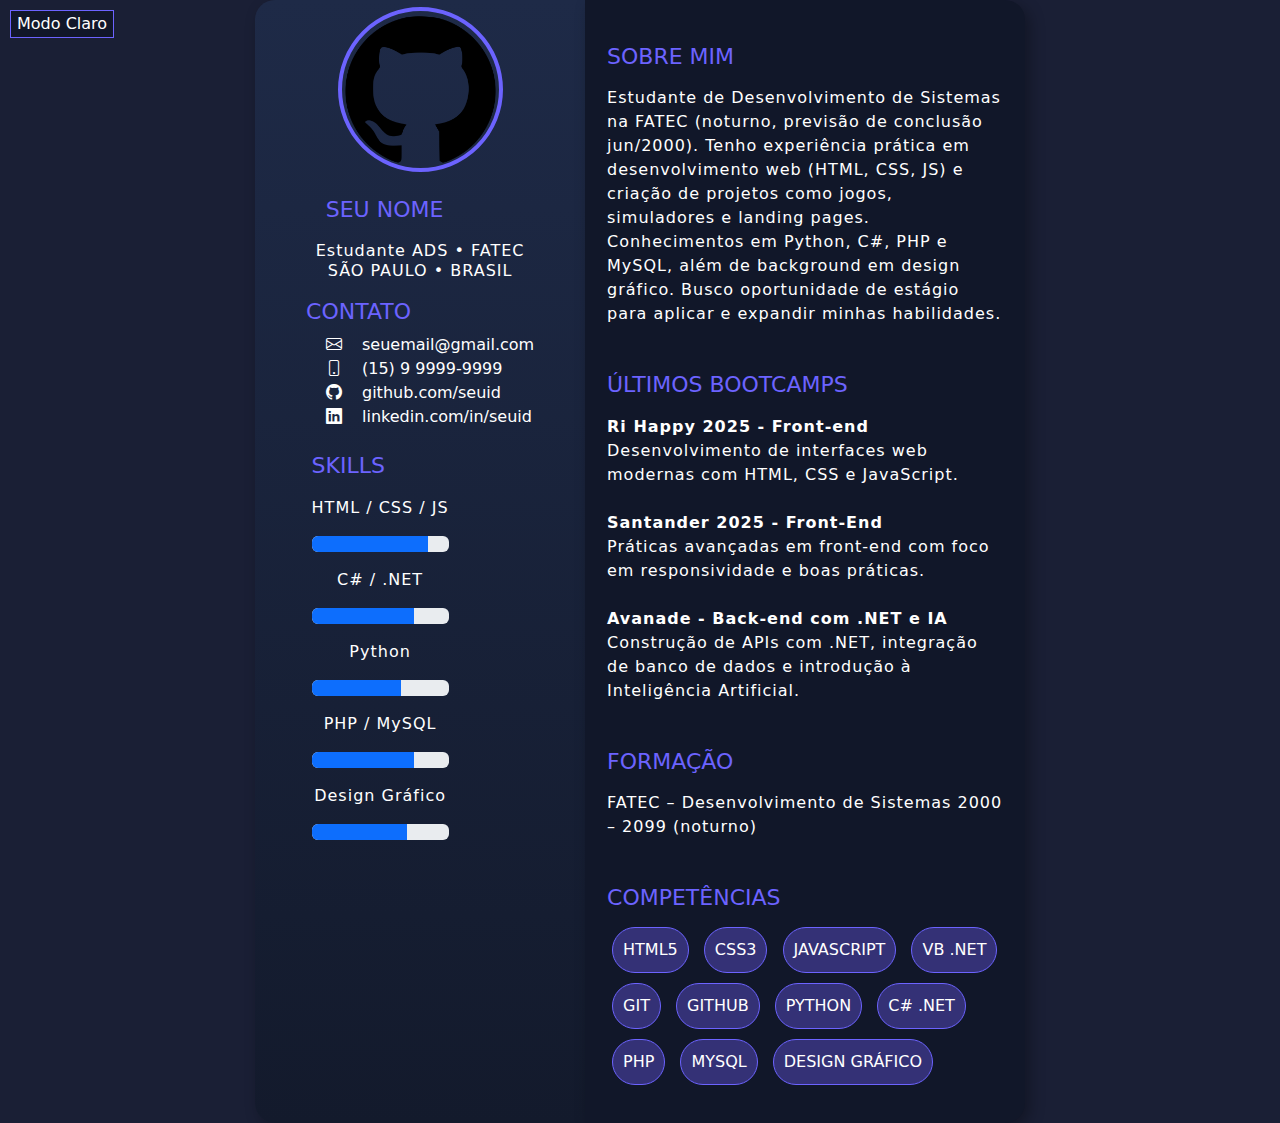
<file: Curriculo/index.html>
<!DOCTYPE html>
<html lang="pt-br">
<head>
    <meta charset="UTF-8">
    <meta name="viewport" content="width=device-width, initial-scale=1.0">
    <title>Currículo Seu Nome</title>
  
    <link href="https://cdn.jsdelivr.net/npm/bootstrap@5.3.3/dist/css/bootstrap.min.css" rel="stylesheet">
  <link href="https://cdn.jsdelivr.net/npm/bootstrap-icons@1.11.3/font/bootstrap-icons.css" rel="stylesheet">
  <link rel="stylesheet" href="style.css">
</head>
<body class="dark-theme">
            <button id="switch-theme-button" onclick="switchTheme()">Modo Claro</button>
    <div class="container">

        <div class="leftcards">
                 <div class="leftcards-items" >
                <div class="img-avatar"><img src="foto.jpg" alt=""></div>
                <div class="perfil"><h2>Seu Nome</h2><p>Estudante ADS • FATEC</p><p style="margin-top: -20px;">SÃO PAULO • BRASIL</p>
                </div>
                <div class="contact"><h2>Contato</h2>
                <i class="bi bi-envelope"></i>seuemail@gmail.com<br>
                <i class="bi bi-phone"></i>(15) 9 9999-9999<br>
                <i class="bi bi-github"></i><a href="https://github.com/fecirineu" target="_blank">github.com/seuid</a><br>
                <i class="bi bi-linkedin"></i><a href="#">linkedin.com/in/seuid</a><br><br>
                </div>
                <div class="skills">
                    <h2>Skills</h2>
                    <p>HTML / CSS / JS</p>
                     <div class="progress mb-2"><div class="progress-bar" style="width:85%"></div></div>
                                <p>C# / .NET</p>
                    <div class="progress mb-2"><div class="progress-bar" style="width:75%"></div></div>
                 <p>Python</p>
                    <div class="progress mb-2"><div class="progress-bar" style="width:65%"></div></div>
                  
         
                  
                    <p>PHP / MySQL</p>
                    <div class="progress mb-2"><div class="progress-bar" style="width:75%"></div></div>
                    <p>Design Gráfico</p>
                    <div class="progress mb-2"><div class="progress-bar" style="width:70%"></div></div><br>

                    
                </div>
                 </div>
        </div>
        <div class="rightcards">
            <div class="rightcards-items" >
            <div class="aboutme" id="rightcard"><h2>Sobre Mim</h2><p>Estudante de Desenvolvimento de Sistemas na FATEC (noturno, previsão de conclusão jun/2000). Tenho experiência prática em desenvolvimento web (HTML, CSS, JS) e criação de projetos como jogos, simuladores e landing pages. Conhecimentos em Python, C#, PHP e MySQL, além de background em design gráfico. Busco oportunidade de estágio para aplicar e expandir minhas habilidades.</p></div>
            <div class="experience" id="rightcard"><h2>Últimos Bootcamps</h2><p>
                <b>Ri Happy 2025 - Front-end</b><br>
Desenvolvimento de interfaces web modernas com HTML, CSS e JavaScript.
<br><br><b>Santander 2025 - Front-End</b><br>
Práticas avançadas em front-end com foco em responsividade e boas práticas.
<br><br><b>
Avanade - Back-end com .NET e IA</b><br>
Construção de APIs com .NET, integração de banco de dados e introdução à Inteligência Artificial.</p></div>
    <div class="formation" id ="rightcard"><h2>Formação</h2><p>FATEC – Desenvolvimento de Sistemas
2000 – 2099 (noturno)</p></div>
            <div class="skills" id="rightcard"><h2>Competências</h2>
                <div>
                <span>HTML5 </span>
                <span>CSS3</span> 
                <span>JavaScript</span> 
                <span>VB .NET</span> 
                <span>Git</span>
                <span>GitHub</span>
                <span>Python </span>
                <span>C# .NET </span>
                <span>PHP</span>
                <span>MySQL</span>
                <span>Design Gráfico</span>
                </div>
            </div>
        </div>
        </div>
    </div>
        <script>
    function switchTheme() {
  document.body.classList.toggle('dark-theme');
  document.body.classList.toggle('light-theme');

  const botao = document.getElementById("switch-theme-button");

  // Verifica se o tema escuro está ativo
  if (document.body.classList.contains("dark-theme")) {
    botao.textContent = "Modo Claro";
  } else {
    botao.textContent = "Modo Escuro";
  }
}
    </script>
</body>
</html>
</file>
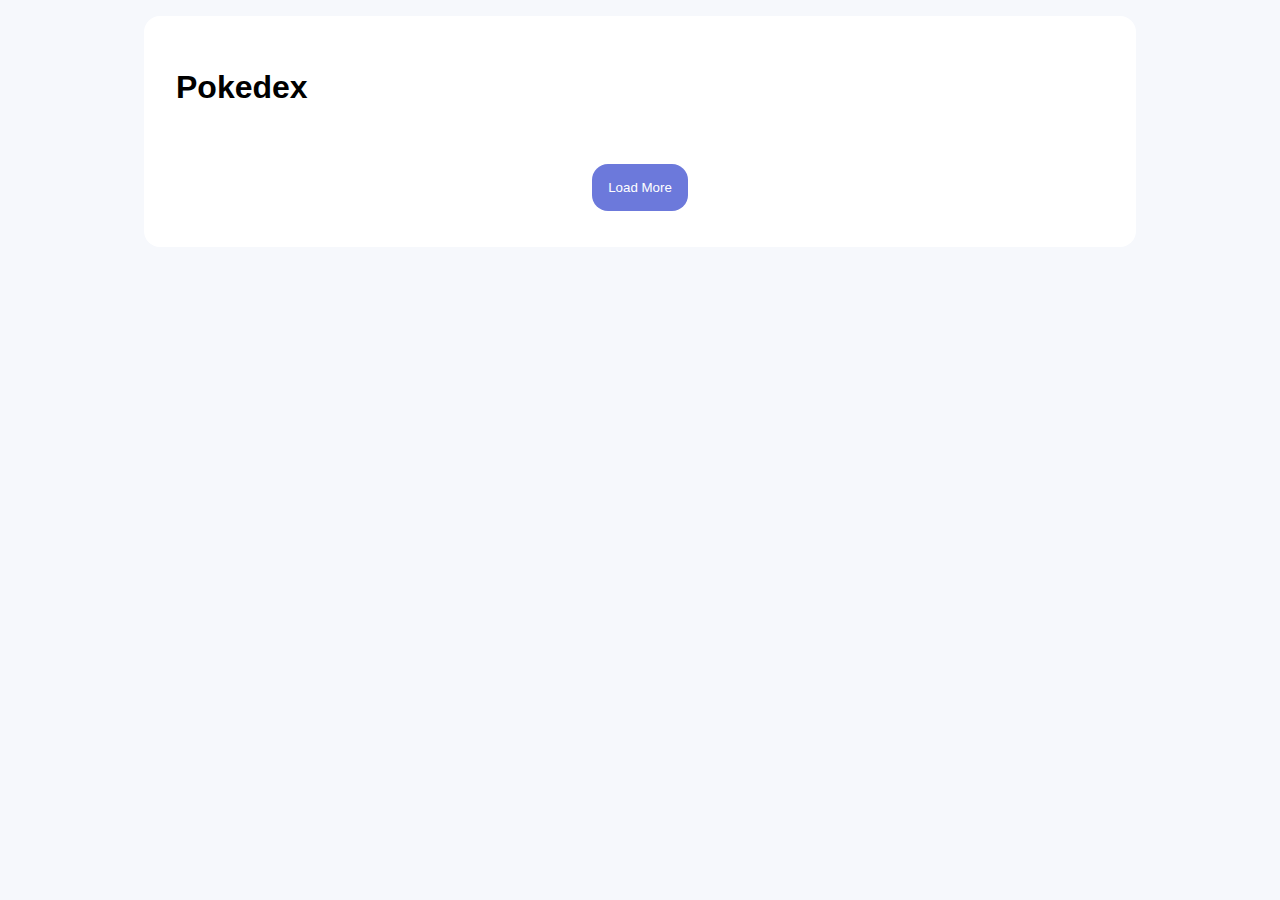
<file: Pokedex/index.html>
<!DOCTYPE html>
<html lang="pt-BR">
<head>
    <meta charset="UTF-8">
    <meta name="viewport" content="width=device-width, initial-scale=1.0">
    <title>Pokedex</title>
    <link rel="stylesheet" href="css/global.css">
     <link rel="stylesheet" href="css/pokedex.css">
   
</head>
<body>
<section class="content">
    <h1>Pokedex</h1>
<ol id="pokemonList" class="pokemons">
</ol>
<div class="pagination">
<button id="loadMoreButton" type="button">
Load More
</button>
</div>
</section>
<script src="js/pokemon-model.js"></script>
<script src="js/poke-api.js"></script>
<script src="js/main.js"></script>
</body>
</html>
</file>
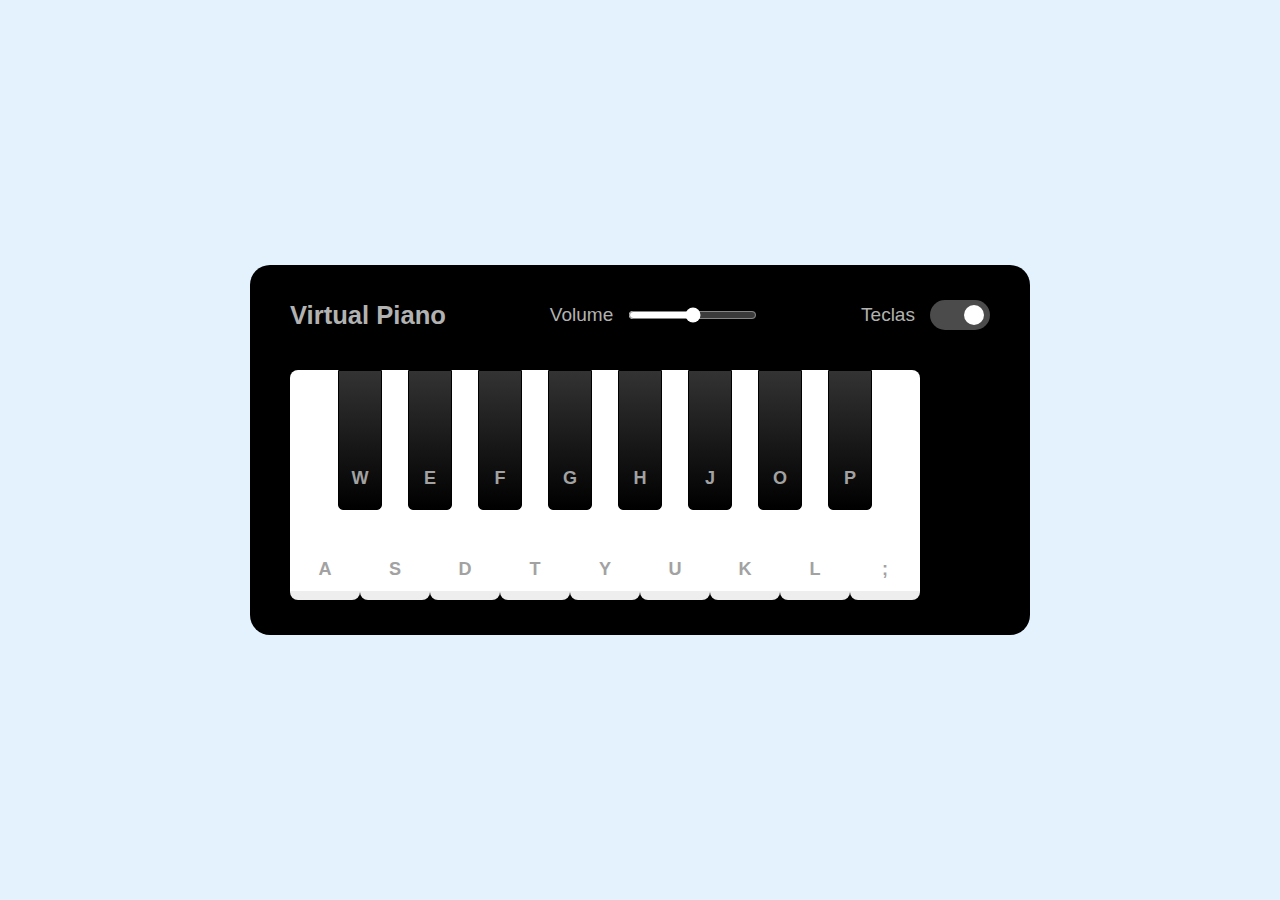
<file: SimuladorPiano/index.html>
<!DOCTYPE html>
<html lang="en">
<head>
    <meta charset="UTF-8">
    <meta name="viewport" content="width=device-width, initial-scale=1.0">
    <title>Piano Simulator</title>
    <link rel="stylesheet" href="./src/styles/main.css">
    <link rel="stylesheet" href="./src/styles/reset.css">
</head>
<body>
    <div class="container">
 
    <header>
               <h2>Virtual Piano</h2>
            <div class="column volume-slider">
                <span>Volume</span><input type="range" min="0" max="1" value="0.5" step="any">
            </div>
            <div class="column keys-check">
                <span>Teclas</span><input type="checkbox" checked>
            </div>
    </header>
        <ul class="piano-keys">
            <li class="key white" data-key="a"><span>a</span></li>
            <li class="key black" data-key="w"><span>w</span></li>
            <li class="key white" data-key="s"><span>s</span></li>
            <li class="key black" data-key="e"><span>e</span></li>
            <li class="key white" data-key="d"><span>d</span></li>
            <li class="key black" data-key="f"><span>f</span></li>
            <li class="key white" data-key="t"><span>t</span></li>
            <li class="key black" data-key="g"><span>g</span></li>
            <li class="key white" data-key="y"><span>y</span></li>
            <li class="key black" data-key="h"><span>h</span></li>
            <li class="key white" data-key="u"><span>u</span></li>
            <li class="key black" data-key="j"><span>j</span></li>
            <li class="key white" data-key="k"><span>k</span></li>
            <li class="key black" data-key="o"><span>o</span></li>
            <li class="key white" data-key="l"><span>l</span></li>
            <li class="key black" data-key="p"><span>p</span></li>
            <li class="key white" data-key=";"><span>;</span></li>
        </ul>
    </div>
    </div>
    <script src="./src/scripts/engine.js"></script>
</body>
</html>
</file>
<file: Curriculo/style.css>
*{
 margin: 0;
 box-sizing: border-box;
 list-style: none;
}

body{
 background-color: var(--background-color);

}
.dark-theme{
   --background-color:  #1a1f35;
   --backgroundLeftCard: linear-gradient(180deg, #1e2a47, #131a2c);
   --backgroundRightCard: #111729;
   --h2:#6c63ff;
   --p:rgb(255, 255, 255);
   --bordercolor:#6c63ff;
    --backgroundBorderColor:#343176;
}
.light-theme{
    --background-color: white;
    --backgroundLeftCard: linear-gradient(180deg, #ffffff, #9cb4f1);
    --backgroundRightCard: #d3d9fd;
    --h2:black;
    --p:black;
    --bordercolor:#000000;
    --backgroundBorderColor:#dfddff;
}

@page {
  size: A4;
  margin: 0;
}

@media print {
  html, body {
    -webkit-print-color-adjust: exact;
    print-color-adjust: exact;
    width: 210mm;
    height: 297mm;
    margin: 0;
    padding: 0;
  }


  .container {
    width: 100%;
    height: 100%;
    display: flex;
  }

  .leftcards {
    flex: 0 0 60%;
  }

  .rightcards {
    flex: 0 0 90%;
  }
  button{
    visibility:hidden;
  }
}


.container {
 width: 210mm;
height: 297mm;
display: flex;
flex-direction: row;
justify-content:center;

    
}
.container h2{
  color:var(--h2);
  text-transform: uppercase;
  font-size: 22px;
}
.container p{
    color: var(--p);
     margin-block-start: 1em;
    margin-block-end: 1em;
    letter-spacing: 1px;
 


}
.container a{
   color: var(--p);
   text-decoration: none;
}
.container  span{

 background: var(--backgroundBorderColor);
 color: var(--p);
 border-radius: 50px;
 padding: 10px 10px;
 margin: 5px ;
 text-transform: uppercase;
 display: inline-block;
 border: solid 1px var(--bordercolor);


}
.container .leftcards{
    border-radius: 20px 0px 0px 20px;
    width: 90mm;
    background: var(--backgroundLeftCard);
      box-shadow: 5px 5px 15px 0 rgba(0, 0, 0, 0.3);
}
.container .rightcards{
    width: 120mm;
        border-radius: 0px 20px 20px 0px;
    background:var(--backgroundRightCard) ;
      box-shadow: 5px 5px 15px 0 rgba(0, 0, 0, 0.3);
    
}
.container .rightcards-items{
    margin: 10% 5% ;
    display: flex;
    flex-direction: column;
    gap: 30px; 
}
.container .rightcards-items #rightcard h2{
    margin-bottom: 10px;
}

.container .leftcards-items{
    margin-top: 2%;
    display: flex;
    flex-direction: column;
    justify-content:center ;
    align-items: center;
    color: var(--p);
}
.container .leftcards-items p{
    text-align: center;
    
}
.container .leftcards-items i{
margin: 10px 20px;
}

.container .leftcards-items .img-avatar{
    width: 50%;
    height: 50%;
}
.container .leftcards-items img{
    width: 100%;
    height: 100%;
    border-radius: 100px;
    border: solid var(--bordercolor) 4px ;
    margin-bottom: 10px;

}
.container .leftcards-items .perfil h2{
   color: var(--h2);

}
.container .leftcards-items .skills {
   
margin-left: -80px;
}
.container .leftcards-items .perfil h2 {
   
margin: 15px 10px;
}
button{
background-color: var(--backgroundRightCard);
border: 1px solid var(--bordercolor);
position: absolute;
margin: 10px 10px;
color:var(--p);
}
</file>
<file: Pokedex/css/global.css>
*{
    font-family:  'Roboto', sans-serif;
    box-sizing: border-box;
}
body{
    background-color: #f6f8fc;
}
.content {
    width: 100vw;
    background-color: white;
    padding: 1rem;
    height: 1000vh;
}

.pagination{
    display: flex;
    flex-direction: column;
    justify-content: center;
    align-items: center;
    width: 100%;
    padding: 1rem;
}
.pagination button{
    color:#fff;
    margin: .25rem 0;
    background-color: #6c79db;
    border: none;
    border-radius: 1rem;
    padding: 1rem;
}

@media screen and (min-width: 992px) {
    .content {
        max-width:  992px;
        height: auto;
        margin:1rem auto;
        border-radius: 1rem;

    }

}

.content h1{
   padding: 1rem;
}
</file>
<file: Pokedex/css/pokedex.css>
.pokemons {
display:grid;
grid-template-columns: 1fr;
list-style: none;
padding: 0;
margin:0;
}
.pokemon {
        background-color:  #bbbbbb;
}
.normal {
    background-color:  #a6a877;
}
.grass {
    background-color:  #77c850;
}
.fire {
    background-color:  #ee7f30;
}
.water {
    background-color:  #678fee;
}
.electric {
    background-color:  #f7cf2e;
}
.ice {
    background-color:  #98d5d7;
}
.ground {
    background-color:  #dfbf69;
}
.flying {
    background-color:  #a98ff0;
}
.poison {
    background-color:  #a040a0;
}
.bug{
        background-color:  #a6a877;
}
.fairy{
        background-color:  #f7bee4;
}
.fighting{
        background-color:  #ff4545;
}
.psychic{
        background-color:  #807e21;
}

.pokemon {
    margin: .5rem;
    padding: 1rem;
    border-radius: 1rem;
    color:#fff;
    display: flex;
    flex-direction: column;

}

.pokemon .number{
    color: black;
    text-align: right;
    opacity: 0.3;
}

.pokemon .name{
    color:#fff;
    margin-bottom: 0;
    text-transform: capitalize;
 

}

.pokemon .detail {
display: flex;
flex-direction: row;
align-items: center;
justify-content: space-between;

}

.pokemon .detail .types{
    padding: 0;
    margin: 0;
    list-style: none;


}

.pokemon .detail .types .type{

    color:#fff;
    padding: .25rem .5rem;
    margin: .25rem 0;
    font-size: 0.625rem;
    border-radius: 1rem;
    filter:brightness(1.15);
}

.pokemon .detail img{
  
    max-width: 100%;
    height: 100px;


}

@media screen and (min-width: 412px) {
    .pokemons {
 grid-template-columns:1fr 1fr;

    }

}
@media screen and (min-width: 612px) {
    .pokemons {
 grid-template-columns:1fr 1fr 1fr;

    }

}
@media screen and (min-width: 912px) {
    .pokemons {
 grid-template-columns:1fr 1fr 1fr 1fr;

    }

}
</file>
<file: SimuladorPiano/src/styles/main.css>
body{
    display:  flex;
    align-items: center;
    justify-content: center;
    min-height: 100vh;
    background-color: #e3f2fd;
    color: #fff;
}

.container{
    width: 780px;
    border-radius: 20px;
    padding: 35px 40px;
    background-color: black;

}
.container header{
    color: #b2b2b2;
    display: flex;
    align-items: center;
    justify-content: space-between;

}
header h2{
    font-size: 1.6rem;
    
}

header .column{
    display: flex;
    align-items: center;
}

header .column span{
    font-weight: 500;
    margin-right: 15px;
    font-size: 1.19rem;
}
.volume-slider input{
    accent-color: #fff;
}
.keys-check input{
    width: 60px;
    height: 30px;
    appearance: none;
    border-radius: 30px;
    background-color: #4b4b4b;
    cursor: pointer;
    position: relative;
}
.keys-check input::before{
    content: "";
    color: #fff;
    height: 20px;
    width: 20px;
    background-color: #8c8c8c;
    position: absolute;
    top: 50%;
    left: 0.3rem;
    border-radius: inherit;
    transform: translateY(-50%);
    transition: all 0.3s ease;
}
.keys-check input:checked::before{
left:2.1rem;
background-color:white;

}

.piano-keys{
    display: flex;
margin-top: 40px;
}
.piano-keys .key{
    cursor: pointer;
    color:#a2a2a2;
    user-select: none;
    position: relative;
    text-transform: uppercase;
}
.piano-keys .white{
width: 70px;
height: 230px;
background: linear-gradient(#fff,96%,#eee 4%);
border-radius: 8px;
}
.piano-keys .black{
width: 44px;
height: 140px;
background: linear-gradient(#333,#000);
border-radius: 0 0 5px 5px;
z-index: 2;
margin: 0 -22px 0 -22px;
border: 1px solid black;
}
.piano-keys span{
    position: absolute;
    bottom: 20px;
    width: 100%;
text-align: center;
font-size: 1.13rem;
}
.piano-keys .white.active{
box-shadow: inset -5px 5px 20px
rgba(0,0,0,0.2);
background: linear-gradient(to bottom #fff 0%,#eee 100%);
}
.piano-keys .black.active{
box-shadow: inset -5px 5px 10px
rgba(255,255,255,0.1);
background: linear-gradient(to bottom #000,#434343);
}
.piano-keys .key.hide span{
    display: none;
}
</file>
